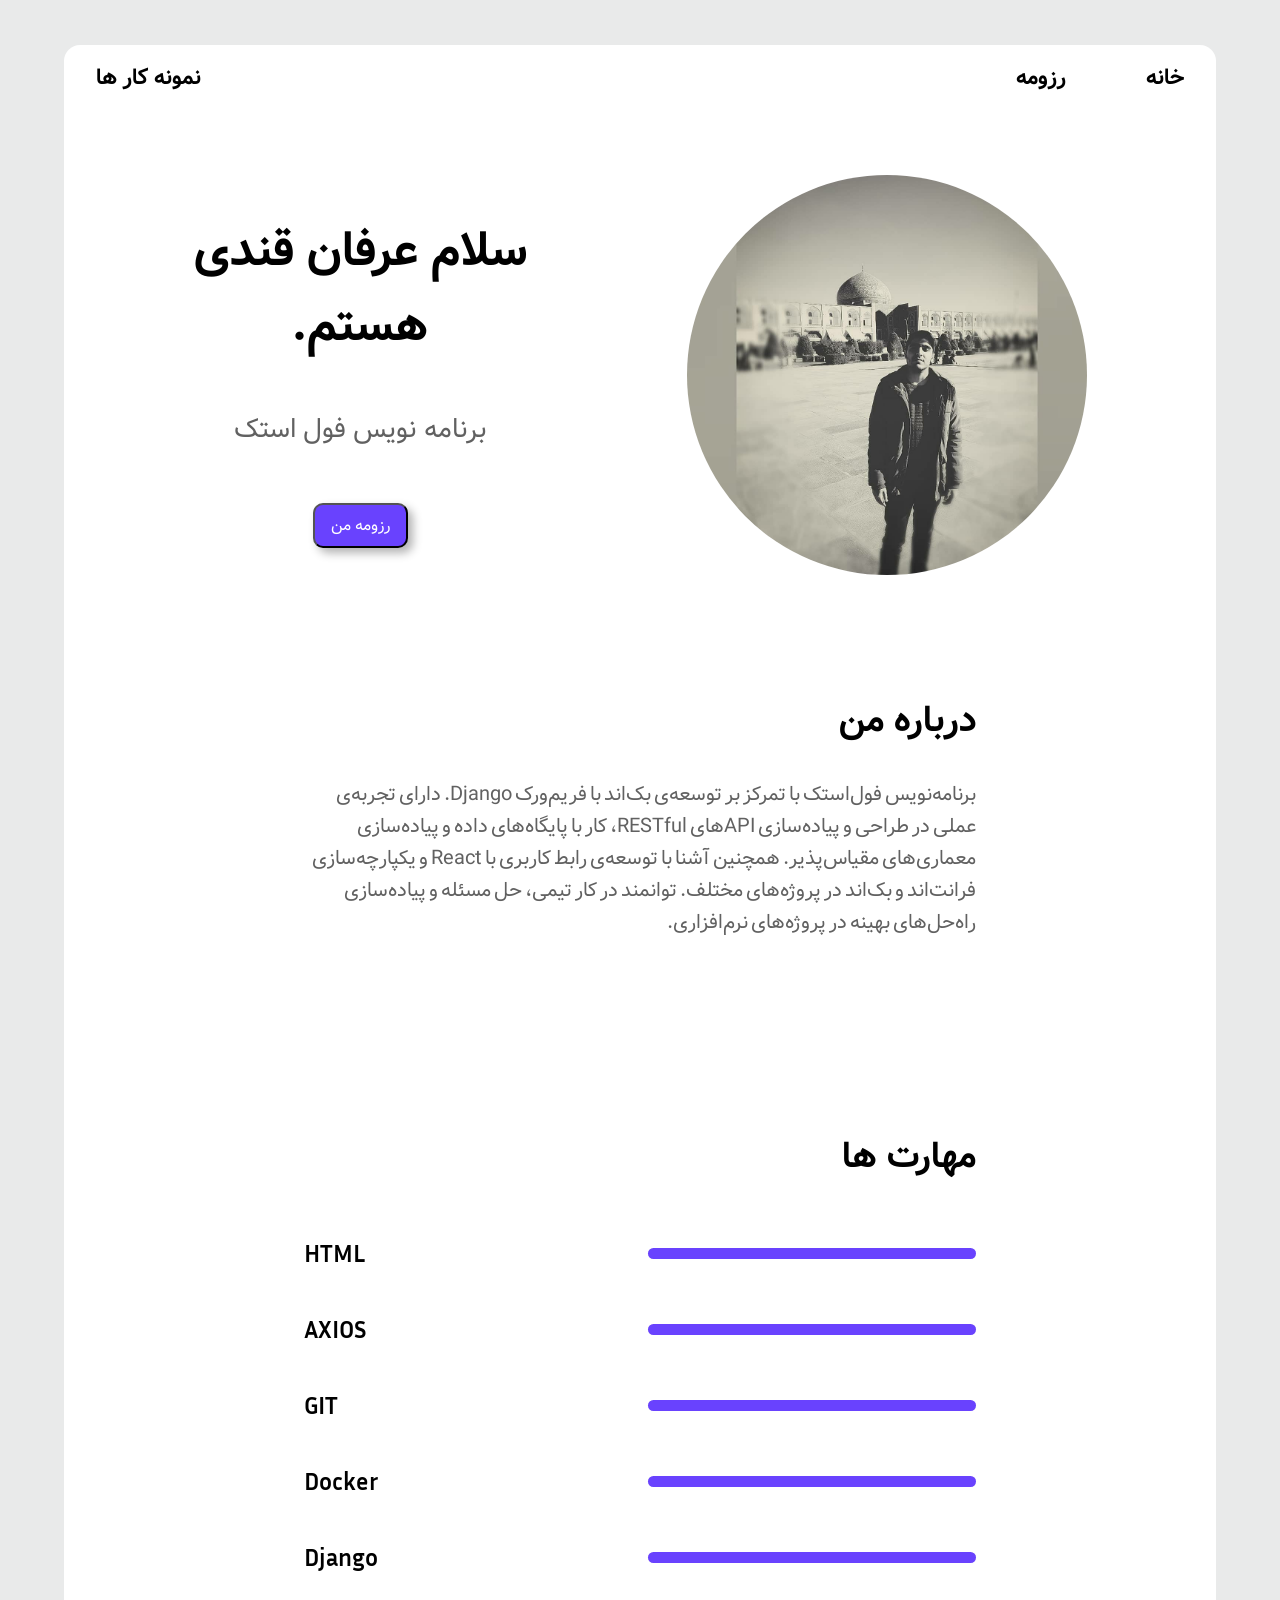
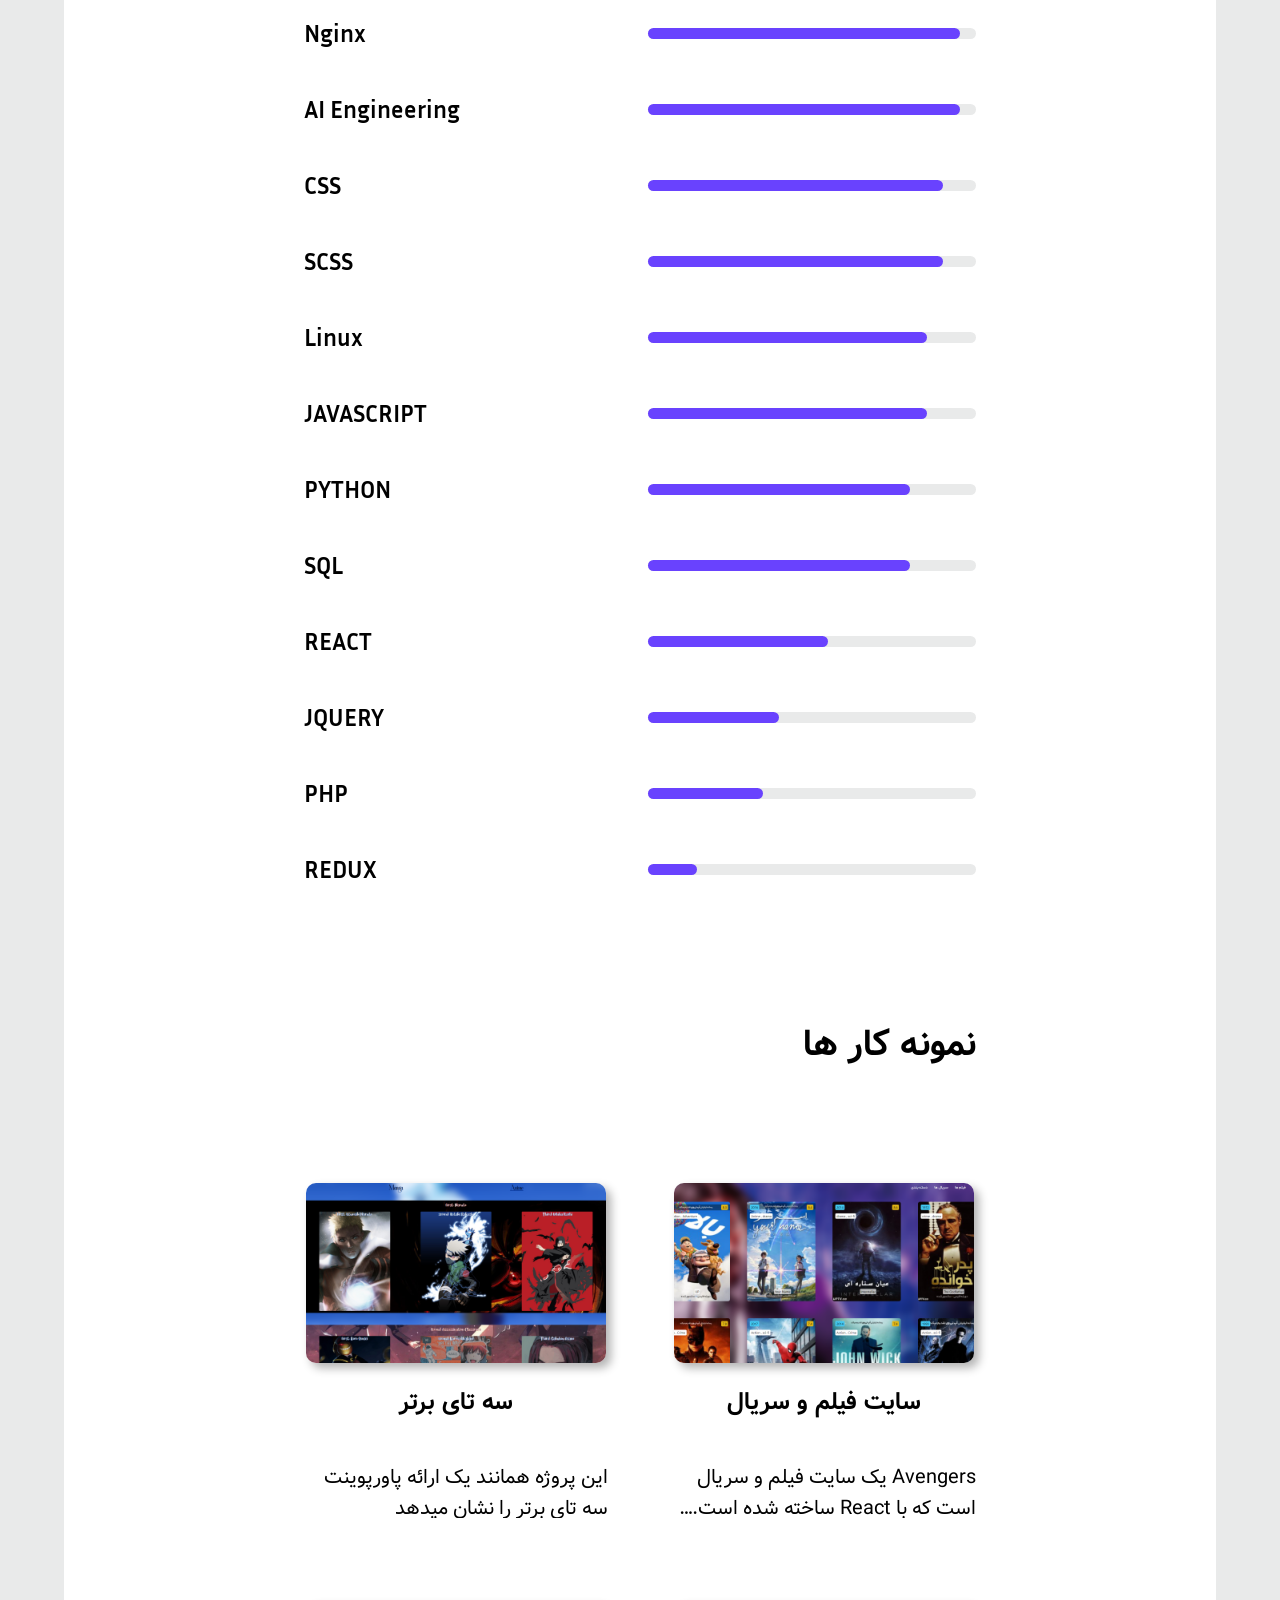
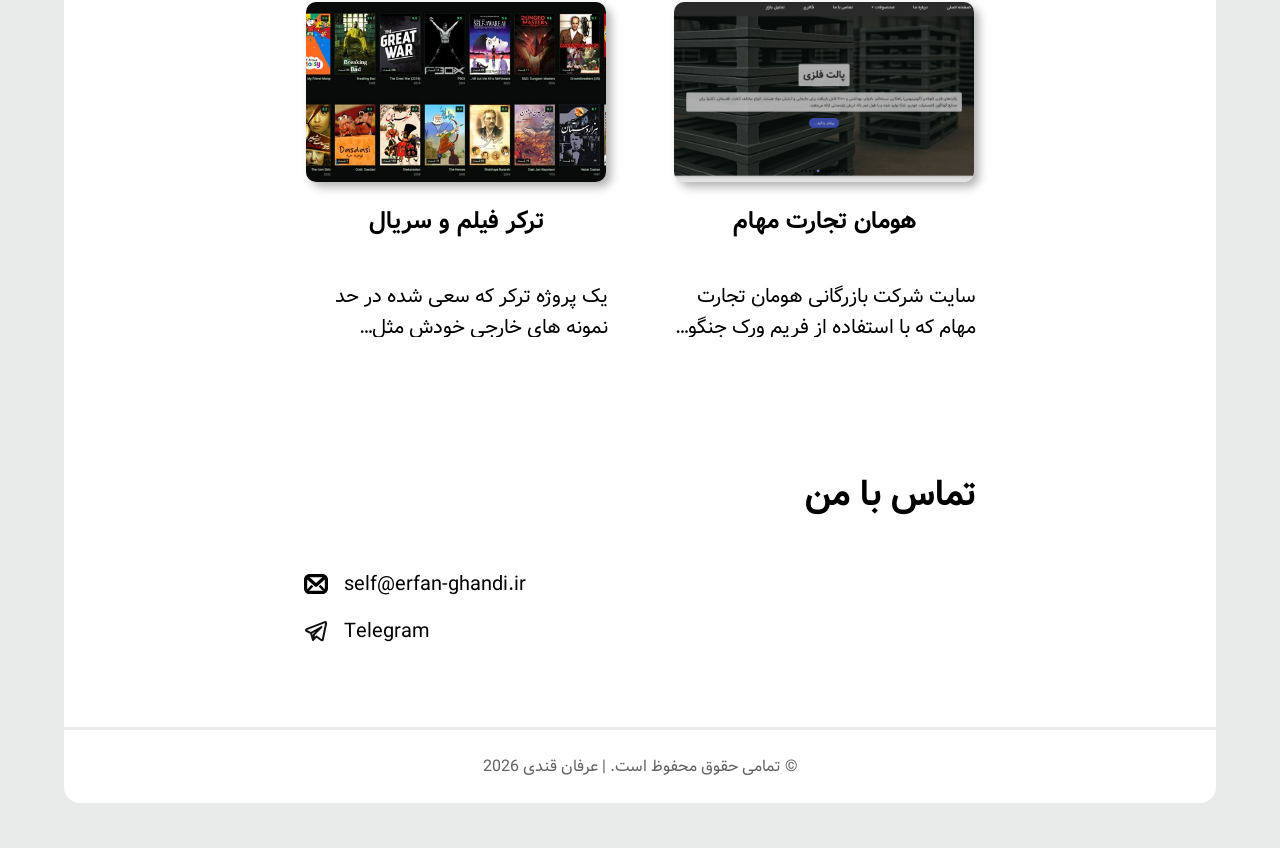
<file: index.html>
<!DOCTYPE html>
<html lang="fa">
<head>
    <meta charset="UTF-8">
    <meta name="viewport" content="width=device-width, initial-scale=1.0">
    <title>عرفان قندی</title>
    <link rel="stylesheet" href="css/header.css">
    <link rel="shortcut icon" href="img/favicon.png" type="image/x-icon">
    <link rel="stylesheet" href="css/mainPage.css">
</head>
<body dir="rtl" data-page="home">
    <div class="container">
        <section>
            <header>
                <div class="header-right">
                    <a href="index.html" class="header-right-options">خانه</a>
                    <a href="resume.html" class="header-right-options">رزومه</a>
                </div>
                <div class="header-left">
                    <a href="sample.html" class="header-left-options">نمونه کار ها</a>
                </div>
            </header>

            <div class="main-element">
                <div class="main-right">
                    <div class="main-right-pic" id="js-profile">
                        <img src="img/profile.jpg" alt="عرفان قندی">
                    </div>
                </div>
                <div class="main-left">
                    <h2 id="js-hello"></h2>
                    <h5 id="js-occupations"></h5>
                    <a href="resume.html"><button class="main-left-rezome">رزومه من</button></a>
                </div>
            </div>

            <div class="about-me">
                <h1>درباره من</h1>
                <span id="js-about"></span>
            </div>

            <div class="skills">
                <h1>مهارت ها</h1>
                <div id="js-skills"></div>
            </div>

            <h1 id="nemone-kar-title">نمونه کار ها</h1>
            <div class="samples" id="js-samples"></div>

            <h2 id="contact-me">تماس با من</h2>
            <div class="contact-us">
                <div class="contact-us-mail">
                    <a href="mailto:self@erfan-ghandi.ir" id="js-email">
                        <img src="img/email-svgrepo-com.svg" alt="ایمیل"> <span></span>
                    </a>
                </div>
                <div class="contact-us-mail">
                    <a href="https://t.me/Erfan_Arsenic" id="js-telegram">
                        <img src="img/telegram-svgrepo-com.svg" alt="تلگرام"> <span>Telegram</span>
                    </a>
                </div>
            </div>

            <div class="copyright"><span>© تمامی حقوق محفوظ است. | عرفان قندی <span class="js-year"></span></span></div>
        </section>
    </div>
    <script src="js/app.js"></script>
</body>
</html>
</file>
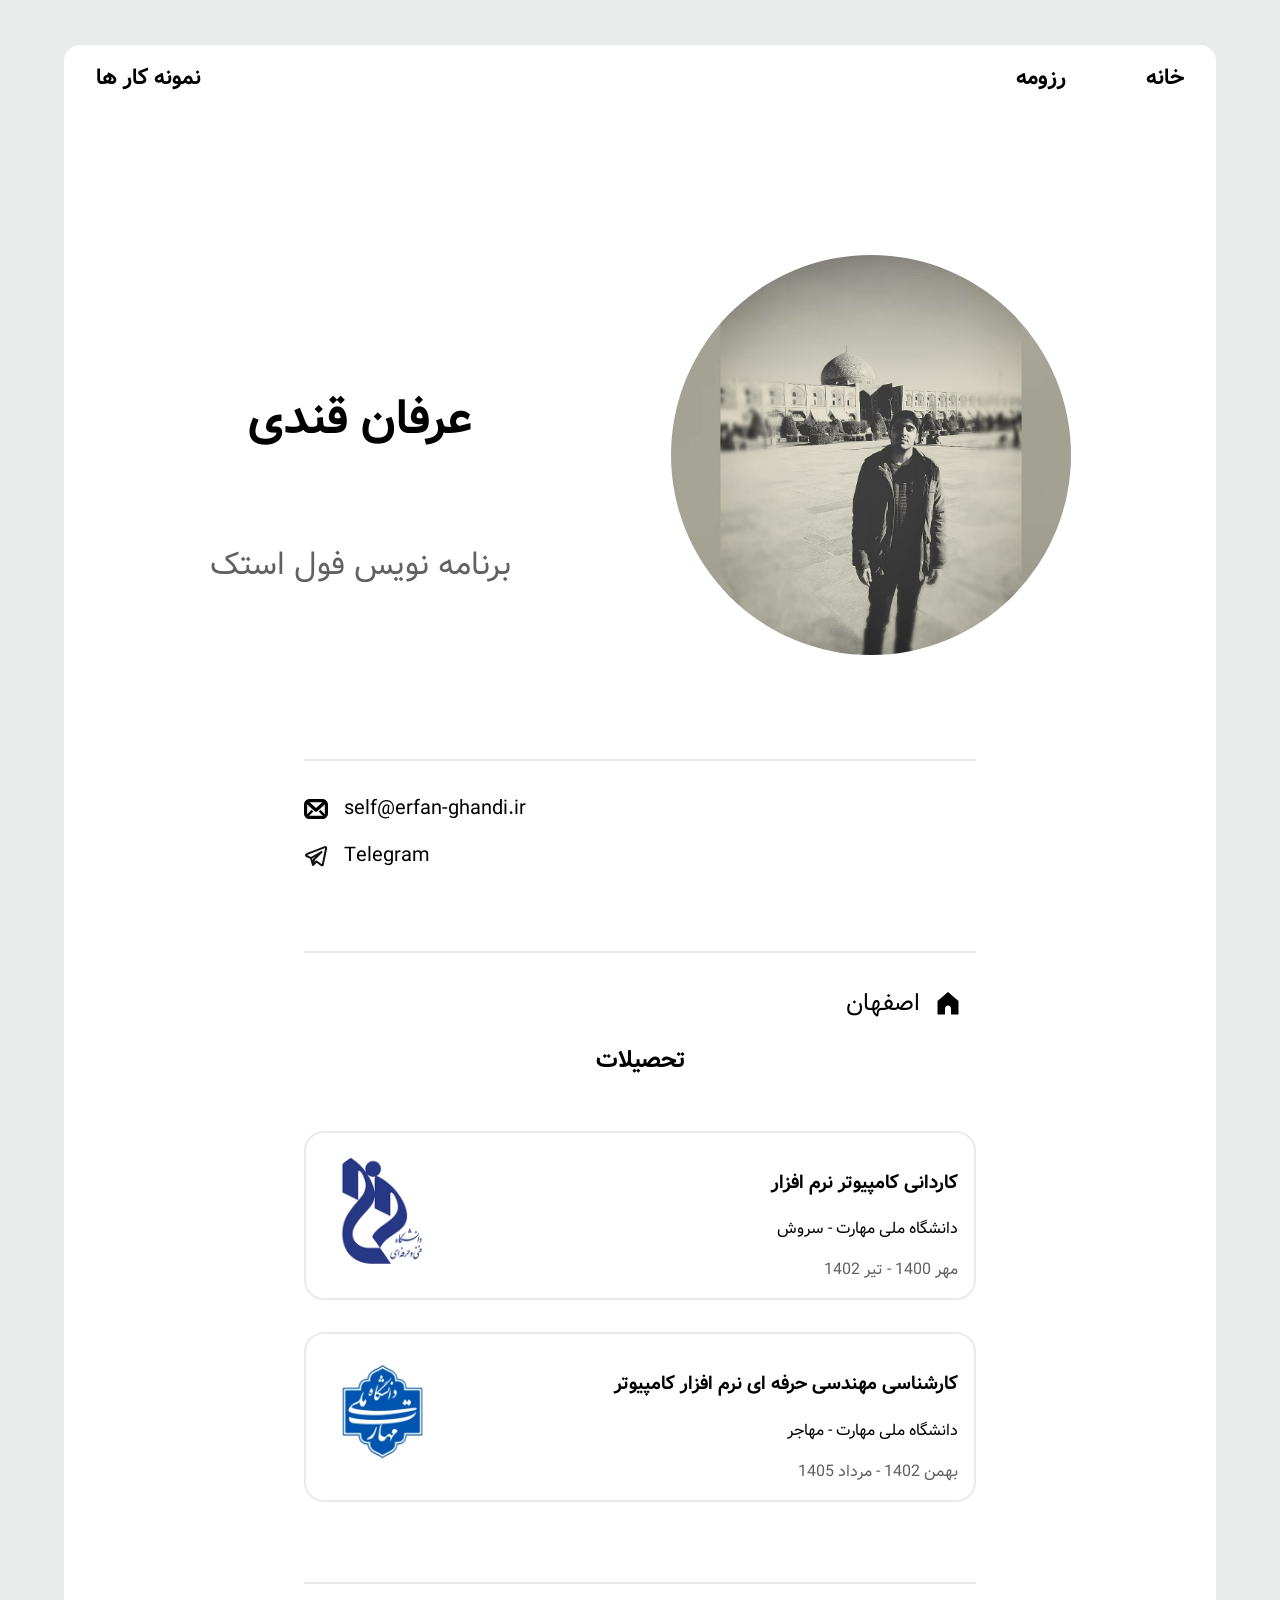
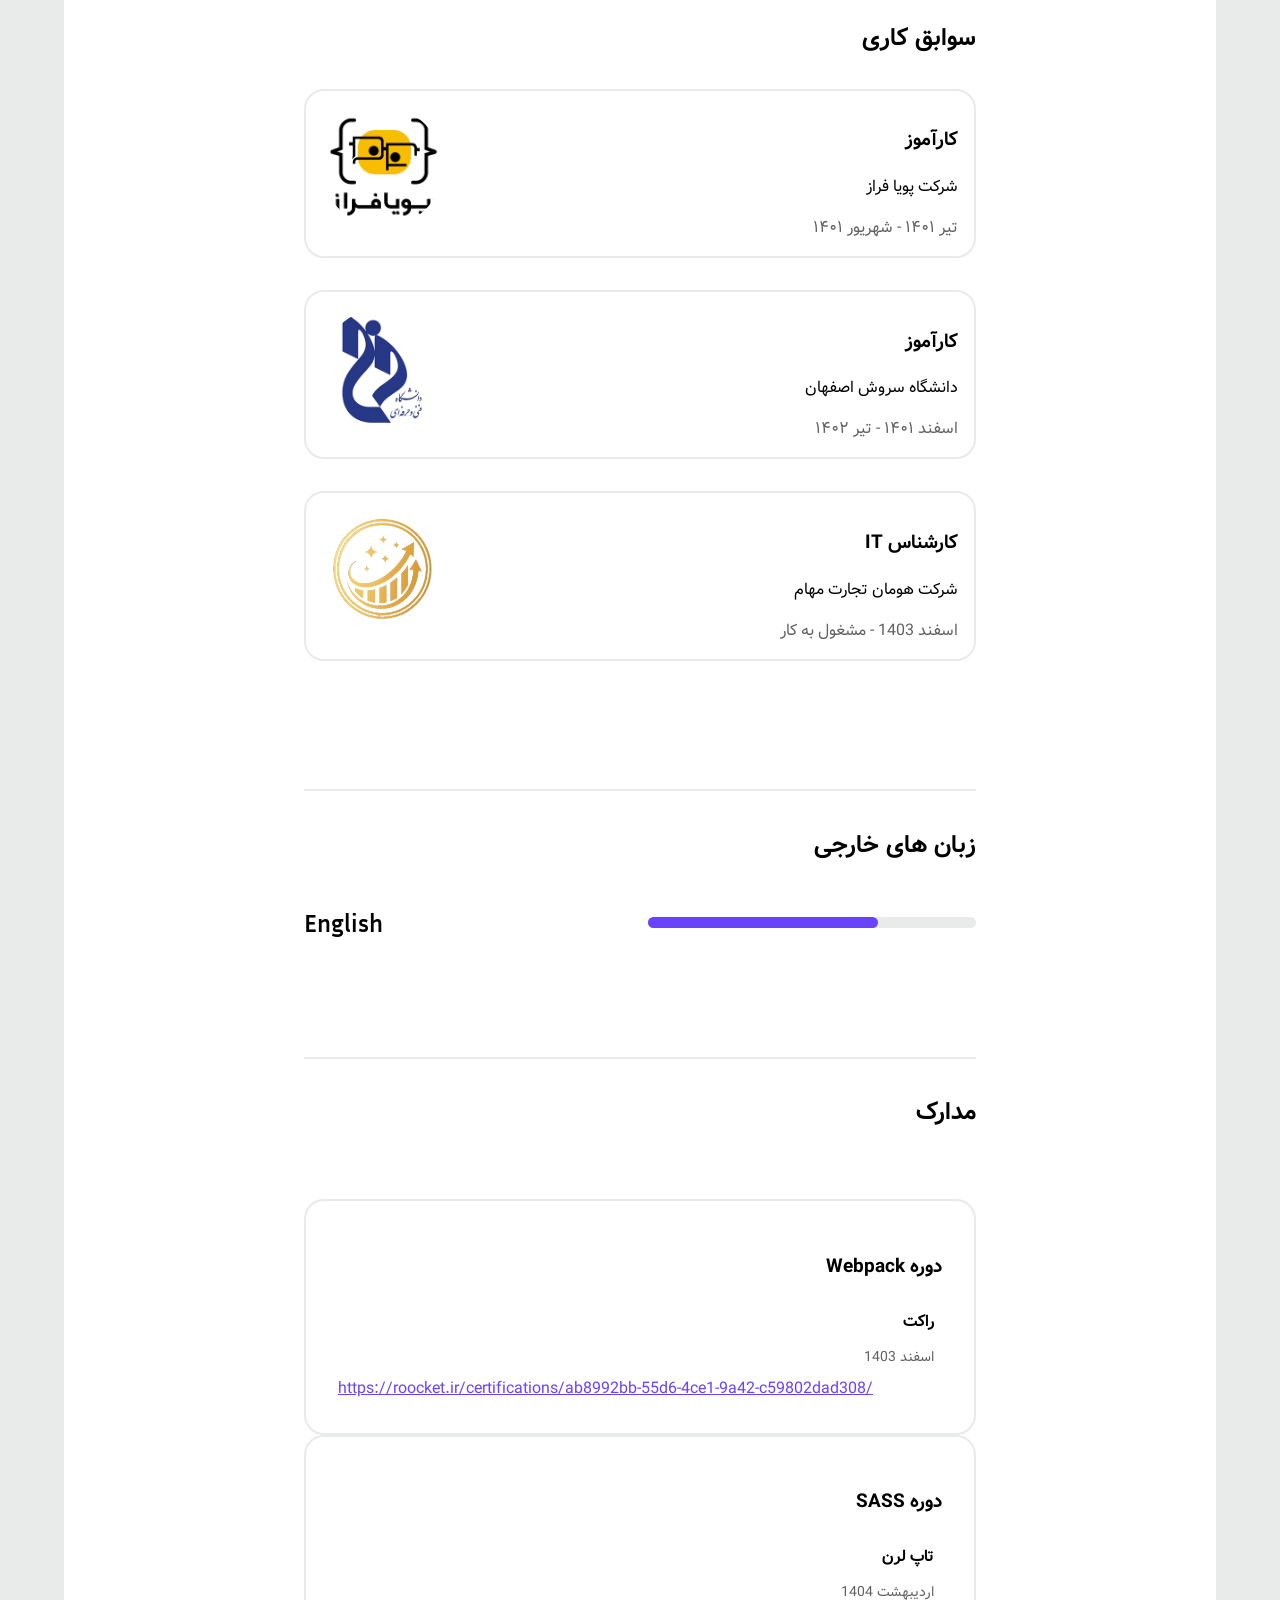
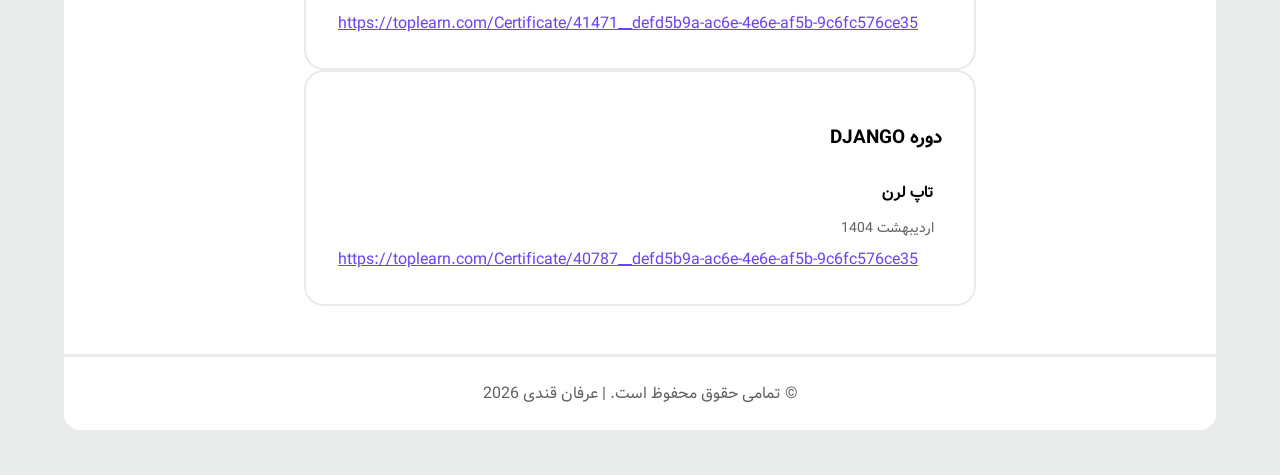
<file: resume.html>
<!DOCTYPE html>
<html lang="fa">
<head>
    <meta charset="UTF-8">
    <meta name="viewport" content="width=device-width, initial-scale=1.0">
    <title>رزومه | عرفان قندی</title>
    <link rel="stylesheet" href="css/header.css">
    <link rel="shortcut icon" href="img/favicon.png" type="image/x-icon">
    <link rel="stylesheet" href="css/resume.css">
</head>
<body dir="rtl" data-page="resume">
    <div class="container">
        <section>
            <header>
                <div class="header-right">
                    <a href="index.html" class="header-right-options">خانه</a>
                    <a href="resume.html" class="header-right-options">رزومه</a>
                </div>
                <div class="header-left">
                    <a href="sample.html" class="header-left-options">نمونه کار ها</a>
                </div>
            </header>

            <div class="resume-name">
                <div class="main-right-pic" id="js-rprofile">
                    <img src="img/profile.jpg" alt="عرفان قندی">
                </div>
                <div class="resume-name-toz">
                    <h2 id="js-rname"></h2>
                    <h4 id="js-rocc"></h4>
                </div>
            </div>

            <div class="contact-us">
                <div class="contact-us-mail">
                    <a href="mailto:self@erfan-ghandi.ir" id="js-remail">
                        <img src="img/email-svgrepo-com.svg" alt="ایمیل"> <span></span>
                    </a>
                </div>
                <div class="contact-us-mail">
                    <a href="https://t.me/Erfan_Arsenic" id="js-rtelegram">
                        <img src="img/telegram-svgrepo-com.svg" alt="تلگرام"> <span>Telegram</span>
                    </a>
                </div>
            </div>

            <div class="hometown">
                <img src="img/home-svgrepo-com.svg" alt="شهر">
                <span>اصفهان</span>
            </div>

            <h1 style="text-align:center; padding:0 30rem;">تحصیلات</h1>
            <div class="tahsilat" id="js-education"></div>

            <div class="savabagh-kar">
                <h2>سوابق کاری</h2>
                <div id="js-work"></div>
            </div>

            <div class="zaban">
                <h1>زبان های خارجی</h1>
                <div id="js-languages"></div>
            </div>

            <div class="madarek">
                <h1>مدارک</h1>
                <div id="js-certificates"></div>
            </div>

            <div class="copyright"><span>© تمامی حقوق محفوظ است. | عرفان قندی <span class="js-year"></span></span></div>
        </section>
    </div>
    <script src="js/app.js"></script>
</body>
</html>
</file>
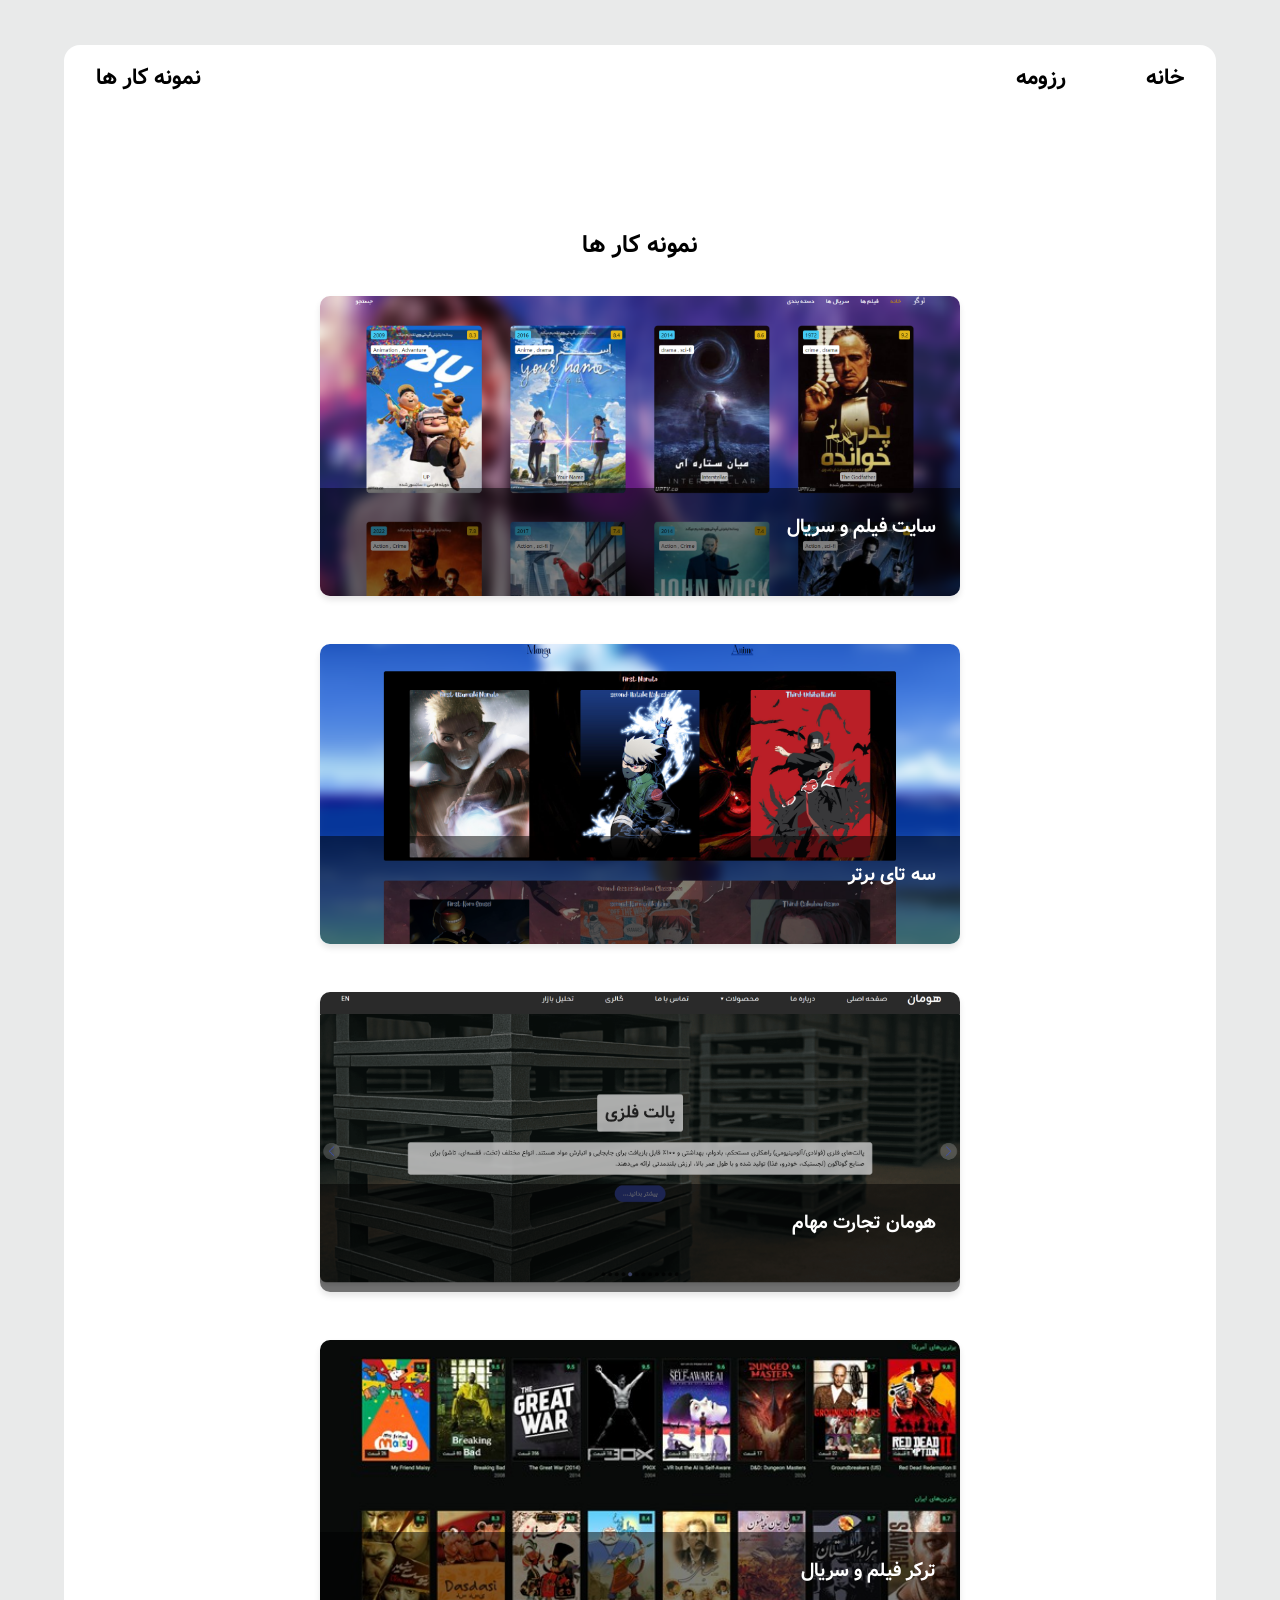
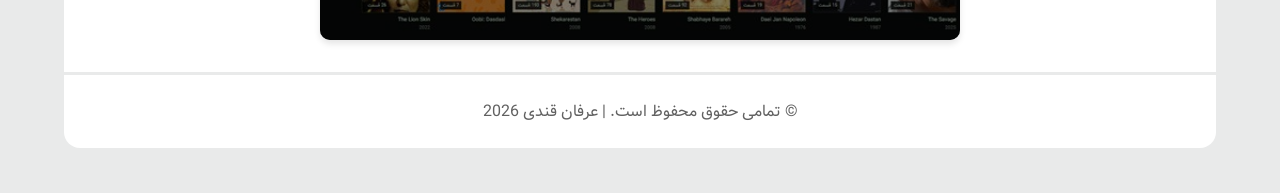
<file: sample.html>
<!DOCTYPE html>
<html lang="fa">
<head>
    <meta charset="UTF-8">
    <meta name="viewport" content="width=device-width, initial-scale=1.0">
    <title>نمونه کار ها</title>
    <link rel="stylesheet" href="css/header.css">
    <link rel="shortcut icon" href="img/favicon.png" type="image/x-icon">
    <link rel="stylesheet" href="css/sample.css">
    <link rel="stylesheet" href="css/mainPage.css">
</head>
<body dir="rtl" data-page="sample">
    <div class="container">
        <section>
            <header>
                <div class="header-right">
                    <a href="index.html" class="header-right-options">خانه</a>
                    <a href="resume.html" class="header-right-options">رزومه</a>
                </div>
                <div class="header-left">
                    <a href="sample.html" class="header-left-options">نمونه کار ها</a>
                </div>
            </header>

            <div class="sampleView">
                <h1>نمونه کار ها</h1>
                <div class="samples-grid" id="js-samples-grid"></div>
            </div>

            <div class="copyright"><span>© تمامی حقوق محفوظ است. | عرفان قندی <span class="js-year"></span></span></div>
        </section>
    </div>
    <script src="js/app.js"></script>
</body>
</html>
</file>
<file: css/header.css>
@import url("https://fonts.googleapis.com/css2?family=Inria+Sans:ital,wght@0,300;0,400;0,700;1,300;1,400;1,700&display=swap");
@font-face {
  font-family: "Vazir";
  font-weight: normal;
  src: url("../fonts/Vazir.ttf") format("truetype");
}
@font-face {
  font-family: "Vazir";
  font-weight: bold;
  src: url("../fonts/Vazir-Bold.ttf") format("truetype");
}
@media (max-width: 1200px) {
  html {
    font-size: 20px;
  }
}

header {
  display: flex;
  padding: 0 2rem;
  font-family: "Vazir", serif;
  font-size: 1.35rem;
  font-weight: bold;
  margin-top: 1rem;
  margin-bottom: 5rem;
}
header .header-right {
  width: 70%;
  display: flex;
  gap: 5rem;
}
header .header-left {
  width: 30%;
  text-align: left;
}
header a {
  text-decoration: none;
  color: black;
}
header a:hover {
  color: #6942fe;
}

.copyright {
  padding: 1.5rem 30rem;
  font-size: 1rem;
  text-align: center;
  color: #616161;
  font-weight: normal;
  border-top: 3px solid #e9eaea;
}
@media (max-width: 1750px) {
  .copyright {
    padding: 1.5rem 20rem;
  }
}
@media (max-width: 1500px) {
  .copyright {
    padding: 1.5rem 15rem;
  }
}
@media (max-width: 1200px) {
  .copyright {
    padding: 1.5rem 5rem;
  }
}
@media (max-width: 900px) {
  .copyright {
    padding: 1.5rem 5rem;
  }
}
@media (max-width: 675px) {
  .copyright {
    padding: 1.5rem 3rem;
  }
}

/*# sourceMappingURL=header.css.map */
</file>
<file: css/mainPage.css>
@import url("https://fonts.googleapis.com/css2?family=Inria+Sans:ital,wght@0,300;0,400;0,700;1,300;1,400;1,700&display=swap");
@font-face {
  font-family: "Vazir";
  font-weight: normal;
  src: url("../fonts/Vazir.ttf") format("truetype");
}
@font-face {
  font-family: "Vazir";
  font-weight: bold;
  src: url("../fonts/Vazir-Bold.ttf") format("truetype");
}
@media (max-width: 1200px) {
  html {
    font-size: 20px;
  }
}

body {
  margin: 0;
  background-color: #e9eaea;
  font-family: "Vazir", serif;
}

.container {
  width: 100%;
}
.container section {
  background-color: white;
  width: 90%;
  margin-inline: auto;
  margin-block: 5vh;
  display: flex;
  flex-direction: column;
  border-radius: 1rem;
}

.main-element {
  display: flex;
  margin: auto;
  gap: 10rem;
  font-weight: normal;
}
@media (max-width: 1100px) {
  .main-element {
    flex-direction: column-reverse;
    gap: 5rem;
  }
}
.main-element .main-right-pic img {
  object-fit: cover;
  width: 400px;
  height: 400px;
  border-radius: 20rem;
}
.main-element .main-left {
  font-size: 2rem;
  text-align: center;
}
.main-element .main-left h5 {
  font-weight: normal;
  color: #616161;
}
.main-element .main-left .main-left-rezome {
  font-family: "Vazir", serif;
  font-size: 1rem;
  padding: 0.5rem 1rem;
  border-radius: 10px;
  background-color: #6942fe;
  color: white;
  box-shadow: 5px 5px 10px rgba(0, 0, 0, 0.3);
  cursor: pointer;
}

.about-me {
  font-size: 1.25rem;
  margin-block: 5rem;
  padding: 0 30rem;
}
.about-me h1 {
  font-size: 2.25rem;
}
@media (max-width: 1750px) {
  .about-me {
    padding: 0 20rem;
  }
}
@media (max-width: 1500px) {
  .about-me {
    padding: 0 15rem;
  }
}
@media (max-width: 1200px) {
  .about-me {
    padding: 0 5rem;
  }
}
@media (max-width: 900px) {
  .about-me {
    padding: 0 5rem;
  }
}
@media (max-width: 675px) {
  .about-me {
    padding: 0 3rem;
  }
}
.about-me span {
  color: #616161;
  line-height: 2rem;
  text-align: justify;
  text-justify: inter-word;
  word-spacing: -0.1em;
}

.skills {
  display: flex;
  flex-direction: column;
  gap: 0.05rem;
  margin-block: 5rem;
  padding: 0 30rem;
}
@media (max-width: 1750px) {
  .skills {
    padding: 0 20rem;
  }
}
@media (max-width: 1500px) {
  .skills {
    padding: 0 15rem;
  }
}
@media (max-width: 1200px) {
  .skills {
    padding: 0 5rem;
  }
}
@media (max-width: 900px) {
  .skills {
    padding: 0 5rem;
  }
}
@media (max-width: 675px) {
  .skills {
    padding: 0 3rem;
  }
}
.skills h1 {
  font-size: 2.25rem;
}
.skills .skill {
  display: flex;
  gap: 1rem;
  align-items: center;
  font-size: 1.25rem;
  font-weight: normal;
}
.skills .skill .skill-bar {
  direction: ltr;
  width: 50%;
  height: 1.25vh;
  border-radius: 10px;
  background-color: #e9eaea;
  display: flex;
}
.skills .skill .skill-bar .skill-bar-fill {
  background-color: #6942fe;
  height: 1.25vh;
  border-radius: 10px;
}
.skills .skill h3 {
  text-align: left;
  width: 50%;
  font-size: 1.5rem;
  font-family: "Inria Sans", sans-serif;
}

.samples {
  display: grid;
  padding: 0 30rem;
  margin-block: 5rem;
  grid-template-columns: repeat(2, 1fr);
  gap: 4rem;
}
@media (max-width: 1750px) {
  .samples {
    padding: 0 20rem;
  }
}
@media (max-width: 1500px) {
  .samples {
    padding: 0 15rem;
  }
}
@media (max-width: 1200px) {
  .samples {
    padding: 0 5rem;
  }
}
@media (max-width: 900px) {
  .samples {
    padding: 0 5rem;
  }
}
@media (max-width: 675px) {
  .samples {
    padding: 0 3rem;
  }
}
@media (max-width: 1100px) {
  .samples {
    grid-template-columns: 1fr;
  }
}
.samples .sample {
  display: flex;
  flex-direction: column;
  gap: 0.5rem;
  align-items: center;
  justify-content: center;
  font-size: 1.25rem;
  font-weight: normal;
}
.samples .sample img {
  width: 300px;
  height: 200px;
  object-fit: cover;
  border-radius: 10px;
  box-shadow: 5px 5px 10px rgba(0, 0, 0, 0.3);
}
@media (max-width: 1100px) {
  .samples .sample img {
    width: 500px;
    height: 333px;
  }
}
@media (max-width: 750px) {
  .samples .sample img {
    width: 100%;
    height: auto;
  }
}
.samples .sample a {
  text-decoration: none;
  color: black;
  font-weight: bold;
  cursor: pointer;
  font-size: 1.5rem;
  height: 20%;
  display: flex;
  align-items: center;
  transition: color 0.5s ease;
}
.samples .sample a:hover {
  color: #6942fe;
}
.samples .sample p {
  display: -webkit-box;
  -webkit-line-clamp: 2;
  -webkit-box-orient: vertical;
  overflow: hidden;
  text-overflow: ellipsis;
}
@media (max-width: 1100px) {
  .samples .sample p {
    overflow: unset;
  }
}

#nemone-kar-title {
  padding: 0 30rem;
  font-size: 2.25rem;
}
@media (max-width: 1750px) {
  #nemone-kar-title {
    padding: 0 20rem;
  }
}
@media (max-width: 1500px) {
  #nemone-kar-title {
    padding: 0 15rem;
  }
}
@media (max-width: 1200px) {
  #nemone-kar-title {
    padding: 0 5rem;
  }
}
@media (max-width: 900px) {
  #nemone-kar-title {
    padding: 0 5rem;
  }
}
@media (max-width: 675px) {
  #nemone-kar-title {
    padding: 0 3rem;
  }
}

#contact-me {
  padding: 0 30rem;
  font-size: 2.25rem;
}
@media (max-width: 1750px) {
  #contact-me {
    padding: 0 20rem;
  }
}
@media (max-width: 1500px) {
  #contact-me {
    padding: 0 15rem;
  }
}
@media (max-width: 1200px) {
  #contact-me {
    padding: 0 5rem;
  }
}
@media (max-width: 900px) {
  #contact-me {
    padding: 0 5rem;
  }
}
@media (max-width: 675px) {
  #contact-me {
    padding: 0 3rem;
  }
}

.contact-us {
  margin: 1rem 30rem 5rem;
  display: flex;
  flex-direction: column;
  gap: 1rem;
  font-size: 1.25rem;
  direction: ltr;
}
@media (max-width: 1750px) {
  .contact-us {
    margin: 1rem 20rem 5rem;
  }
}
@media (max-width: 1500px) {
  .contact-us {
    margin: 1rem 15rem 5rem;
  }
}
@media (max-width: 1200px) {
  .contact-us {
    margin: 1rem 10rem 5rem;
  }
}
@media (max-width: 900px) {
  .contact-us {
    margin: 1rem 5rem 5rem;
  }
}
@media (max-width: 675px) {
  .contact-us {
    margin: 1rem 3rem 5rem;
  }
}
.contact-us .contact-us-mail {
  display: flex;
}
.contact-us .contact-us-mail a {
  display: flex;
  gap: 1rem;
  align-items: center;
  color: black;
  text-decoration: none;
}
.contact-us .contact-us-mail a:hover {
  color: #6942fe;
}
.contact-us .contact-us-mail img {
  width: 1.5rem;
}

/*# sourceMappingURL=mainPage.css.map */
</file>
<file: css/resume.css>
@import url("https://fonts.googleapis.com/css2?family=Inria+Sans:ital,wght@0,300;0,400;0,700;1,300;1,400;1,700&display=swap");
@font-face {
  font-family: "Vazir";
  font-weight: normal;
  src: url("../fonts/Vazir.ttf") format("truetype");
}
@font-face {
  font-family: "Vazir";
  font-weight: bold;
  src: url("../fonts/Vazir-Bold.ttf") format("truetype");
}
@media (max-width: 1200px) {
  html {
    font-size: 20px;
  }
}

body {
  margin: 0;
  background-color: #e9eaea;
  font-family: "Vazir", serif;
}

.container {
  width: 100%;
}
.container section {
  background-color: white;
  width: 90%;
  margin-inline: auto;
  margin-block: 5vh;
  display: flex;
  flex-direction: column;
  border-radius: 1rem;
}

.main-right-pic img {
  object-fit: cover;
  width: 400px;
  height: 400px;
  border-radius: 20rem;
}

.resume-name {
  display: flex;
  margin: 5rem auto;
  gap: 10rem;
}
@media (max-width: 1200px) {
  .resume-name {
    flex-direction: column-reverse;
    gap: 5rem;
  }
}
.resume-name .resume-name-toz {
  display: flex;
  flex-direction: column;
  font-size: 2rem;
}
.resume-name .resume-name-toz h2 {
  text-align: center;
  font-size: 3rem;
  margin-top: 8rem;
}
.resume-name .resume-name-toz h4 {
  font-weight: normal;
  color: #616161;
  font-size: 2rem;
  text-align: center;
}

.contact-us {
  margin: 1rem 30rem 5rem;
  display: flex;
  flex-direction: column;
  gap: 1rem;
  font-size: 1.25rem;
  direction: ltr;
}
@media (max-width: 1750px) {
  .contact-us {
    margin: 1rem 20rem 5rem;
  }
}
@media (max-width: 1500px) {
  .contact-us {
    margin: 1rem 15rem 5rem;
  }
}
@media (max-width: 1200px) {
  .contact-us {
    margin: 1rem 10rem 5rem;
  }
}
@media (max-width: 900px) {
  .contact-us {
    margin: 1rem 5rem 5rem;
  }
}
@media (max-width: 675px) {
  .contact-us {
    margin: 1rem 3rem 5rem;
  }
}
.contact-us .contact-us-mail {
  display: flex;
}
.contact-us .contact-us-mail a {
  display: flex;
  gap: 1rem;
  align-items: center;
  color: black;
  text-decoration: none;
}
.contact-us .contact-us-mail a:hover {
  color: #6942fe;
}
.contact-us .contact-us-mail img {
  width: 1.5rem;
}

.contact-us {
  border-top: 2px solid #e9eaea;
  padding-top: 2rem;
}

.hometown {
  border-top: 2px solid #e9eaea;
  padding-top: 2rem;
  margin: 0 30rem;
  margin-bottom: 5rem;
  display: flex;
  align-items: center;
}
@media (max-width: 1750px) {
  .hometown {
    margin: 0 20rem;
  }
}
@media (max-width: 1500px) {
  .hometown {
    margin: 0 15rem;
  }
}
@media (max-width: 1200px) {
  .hometown {
    margin: 0 5rem;
  }
}
@media (max-width: 900px) {
  .hometown {
    margin: 0 5rem;
  }
}
@media (max-width: 675px) {
  .hometown {
    margin: 0 3rem;
  }
}
.hometown img {
  width: 1.5rem;
  margin-inline: 1rem;
}
.hometown span {
  font-size: 1.5rem;
}

.tahsilat {
  padding: 0 30rem;
}
@media (max-width: 1750px) {
  .tahsilat {
    padding: 0 20rem;
  }
}
@media (max-width: 1500px) {
  .tahsilat {
    padding: 0 15rem;
  }
}
@media (max-width: 1200px) {
  .tahsilat {
    padding: 0 5rem;
  }
}
@media (max-width: 900px) {
  .tahsilat {
    padding: 0 5rem;
  }
}
@media (max-width: 675px) {
  .tahsilat {
    padding: 0 3rem;
  }
}
.tahsilat .details-tahsilat {
  border: 2px solid #e9eaea;
  border-radius: 20px;
  display: flex;
  margin-block: 2rem;
}
.tahsilat .details-tahsilat .left-tahsilat {
  width: 20%;
  padding: 1rem;
}
.tahsilat .details-tahsilat .left-tahsilat img {
  max-width: 100%;
  object-fit: cover;
  border-radius: 200px;
}
.tahsilat .details-tahsilat .right-tahsilat {
  width: 80%;
  padding: 1rem;
}
.tahsilat .details-tahsilat .right-tahsilat span {
  color: #616161;
}

.savabagh-kar {
  margin: 3rem 30rem;
  margin-top: 0;
  padding-top: 1rem;
  border-top: 2px solid #e9eaea;
}
@media (max-width: 1750px) {
  .savabagh-kar {
    margin: 3rem 20rem;
  }
}
@media (max-width: 1500px) {
  .savabagh-kar {
    margin: 3rem 15rem;
  }
}
@media (max-width: 1200px) {
  .savabagh-kar {
    margin: 3rem 5rem;
  }
}
@media (max-width: 900px) {
  .savabagh-kar {
    margin: 3rem 5rem;
  }
}
@media (max-width: 675px) {
  .savabagh-kar {
    margin: 3rem 3rem;
  }
}
.savabagh-kar .details-tahsilat {
  border: 2px solid #e9eaea;
  border-radius: 20px;
  display: flex;
  margin-block: 2rem;
}
.savabagh-kar .details-tahsilat .left-tahsilat {
  width: 20%;
  padding: 1rem;
}
.savabagh-kar .details-tahsilat .left-tahsilat img {
  max-width: 100%;
  object-fit: cover;
  border-radius: 200px;
}
.savabagh-kar .details-tahsilat .right-tahsilat {
  width: 80%;
  padding: 1rem;
}
.savabagh-kar .details-tahsilat .right-tahsilat span {
  color: #616161;
}

.zaban {
  display: flex;
  flex-direction: column;
  gap: 0.05rem;
  margin-block: 5rem;
  margin: 3rem 30rem;
  padding-top: 1rem;
  border-top: 2px solid #e9eaea;
}
@media (max-width: 1750px) {
  .zaban {
    margin: 3rem 20rem;
  }
}
@media (max-width: 1500px) {
  .zaban {
    margin: 3rem 15rem;
  }
}
@media (max-width: 1200px) {
  .zaban {
    margin: 3rem 5rem;
  }
}
@media (max-width: 900px) {
  .zaban {
    margin: 3rem 5rem;
  }
}
@media (max-width: 675px) {
  .zaban {
    margin: 3rem 3rem;
  }
}
.zaban .skill {
  display: flex;
  gap: 1rem;
  align-items: center;
  font-size: 1.25rem;
  font-weight: normal;
}
.zaban .skill .skill-bar {
  direction: ltr;
  width: 50%;
  height: 1.25vh;
  border-radius: 10px;
  background-color: #e9eaea;
  display: flex;
}
.zaban .skill .skill-bar .skill-bar-fill {
  background-color: #6942fe;
  height: 1.25vh;
  border-radius: 10px;
}
.zaban .skill h3 {
  text-align: left;
  width: 50%;
  font-size: 1.5rem;
  font-family: "Inria Sans", sans-serif;
}

.madarek {
  margin: 3rem 30rem;
  display: flex;
  flex-direction: column;
  gap: 3rem;
  border-top: 2px solid #e9eaea;
  padding-top: 1rem;
  font-family: "Vazir", serif;
}
@media (max-width: 1750px) {
  .madarek {
    margin: 3rem 20rem;
  }
}
@media (max-width: 1500px) {
  .madarek {
    margin: 3rem 15rem;
  }
}
@media (max-width: 1200px) {
  .madarek {
    margin: 3rem 5rem;
  }
}
@media (max-width: 900px) {
  .madarek {
    margin: 3rem 5rem;
  }
}
@media (max-width: 675px) {
  .madarek {
    margin: 3rem 3rem;
  }
}
.madarek .madarek-tekrar-pazir {
  display: flex;
  flex-direction: column;
  gap: 0.5rem;
  border: 2px solid #e9eaea;
  border-radius: 20px;
  padding: 2rem;
}
.madarek .madarek-tekrar-pazir span, .madarek .madarek-tekrar-pazir b, .madarek .madarek-tekrar-pazir a {
  margin-right: 0.5rem;
}
.madarek .madarek-tekrar-pazir a {
  direction: ltr;
  color: #6942fe;
}
.madarek .madarek-tekrar-pazir a:hover {
  color: black;
}
.madarek .madarek-tekrar-pazir span {
  color: #616161;
  font-size: 0.9rem;
  margin-top: 0.25rem;
}

/*# sourceMappingURL=resume.css.map */
</file>
<file: css/sample.css>
@import url("https://fonts.googleapis.com/css2?family=Inria+Sans:ital,wght@0,300;0,400;0,700;1,300;1,400;1,700&display=swap");
@font-face {
  font-family: "Vazir";
  font-weight: normal;
  src: url("../fonts/Vazir.ttf") format("truetype");
}
@font-face {
  font-family: "Vazir";
  font-weight: bold;
  src: url("../fonts/Vazir-Bold.ttf") format("truetype");
}
@media (max-width: 1200px) {
  html {
    font-size: 20px;
  }
}

body {
  margin: 0;
  background-color: #e9eaea;
  font-family: "Vazir", serif;
}

.container {
  width: 100%;
}
.container section {
  background-color: white;
  width: 90%;
  margin-inline: auto;
  margin-block: 5vh;
  display: flex;
  flex-direction: column;
  border-radius: 1rem;
}

.sampleView {
  margin: 0 30rem;
  padding: 2rem 0;
}
@media (max-width: 1750px) {
  .sampleView {
    margin: 0 20rem;
  }
}
@media (max-width: 1500px) {
  .sampleView {
    margin: 0 15rem;
  }
}
@media (max-width: 1200px) {
  .sampleView {
    margin: 0 5rem;
  }
}
@media (max-width: 900px) {
  .sampleView {
    margin: 0 5rem;
  }
}
@media (max-width: 675px) {
  .sampleView {
    margin: 0 3rem;
  }
}
.sampleView h1 {
  text-align: center;
  margin-bottom: 2rem;
  color: black;
}
.sampleView .samples-grid {
  display: flex;
  flex-direction: column;
  gap: 3rem;
  padding: 0 1rem;
}
.sampleView .sample-card {
  text-decoration: none;
  color: inherit;
  background: #fff;
  border-radius: 10px;
  overflow: hidden;
  box-shadow: 0 4px 6px rgba(0, 0, 0, 0.1);
  transition: transform 0.3s ease, box-shadow 0.3s ease;
  position: relative;
  height: 300px;
}
.sampleView .sample-card:hover {
  transform: translateY(-5px);
  box-shadow: 0 6px 12px rgba(0, 0, 0, 0.15);
}
.sampleView .sample-card:hover .sample-content {
  background: rgba(0, 0, 0, 0.7);
  height: auto;
}
.sampleView .sample-card:hover .sample-content .sample-description {
  opacity: 1;
  transform: translateY(0);
  max-height: 200px;
  transition-delay: 0.2s;
}
.sampleView .sample-card .sample-image {
  width: 100%;
  height: 100%;
  overflow: hidden;
}
.sampleView .sample-card .sample-image img {
  width: 100%;
  height: 100%;
  object-fit: cover;
  transition: transform 0.3s ease;
}
.sampleView .sample-card .sample-content {
  position: absolute;
  bottom: 0;
  left: 0;
  right: 0;
  padding: 1.5rem;
  background: rgba(0, 0, 0, 0.5);
  transition: all 0.5s cubic-bezier(0.4, 0, 0.2, 1);
  height: 60px;
  overflow: hidden;
}
.sampleView .sample-card .sample-content h3 {
  margin: 0;
  color: white;
  transition: transform 0.3s ease;
}
.sampleView .sample-card .sample-content .sample-description {
  opacity: 0;
  transform: translateY(20px);
  transition: all 0.5s cubic-bezier(0.4, 0, 0.2, 1);
  color: white;
  font-size: 0.9rem;
  line-height: 1.5;
  margin: 0;
  margin-top: 1rem;
  max-height: 0;
}

/*# sourceMappingURL=sample.css.map */
</file>
